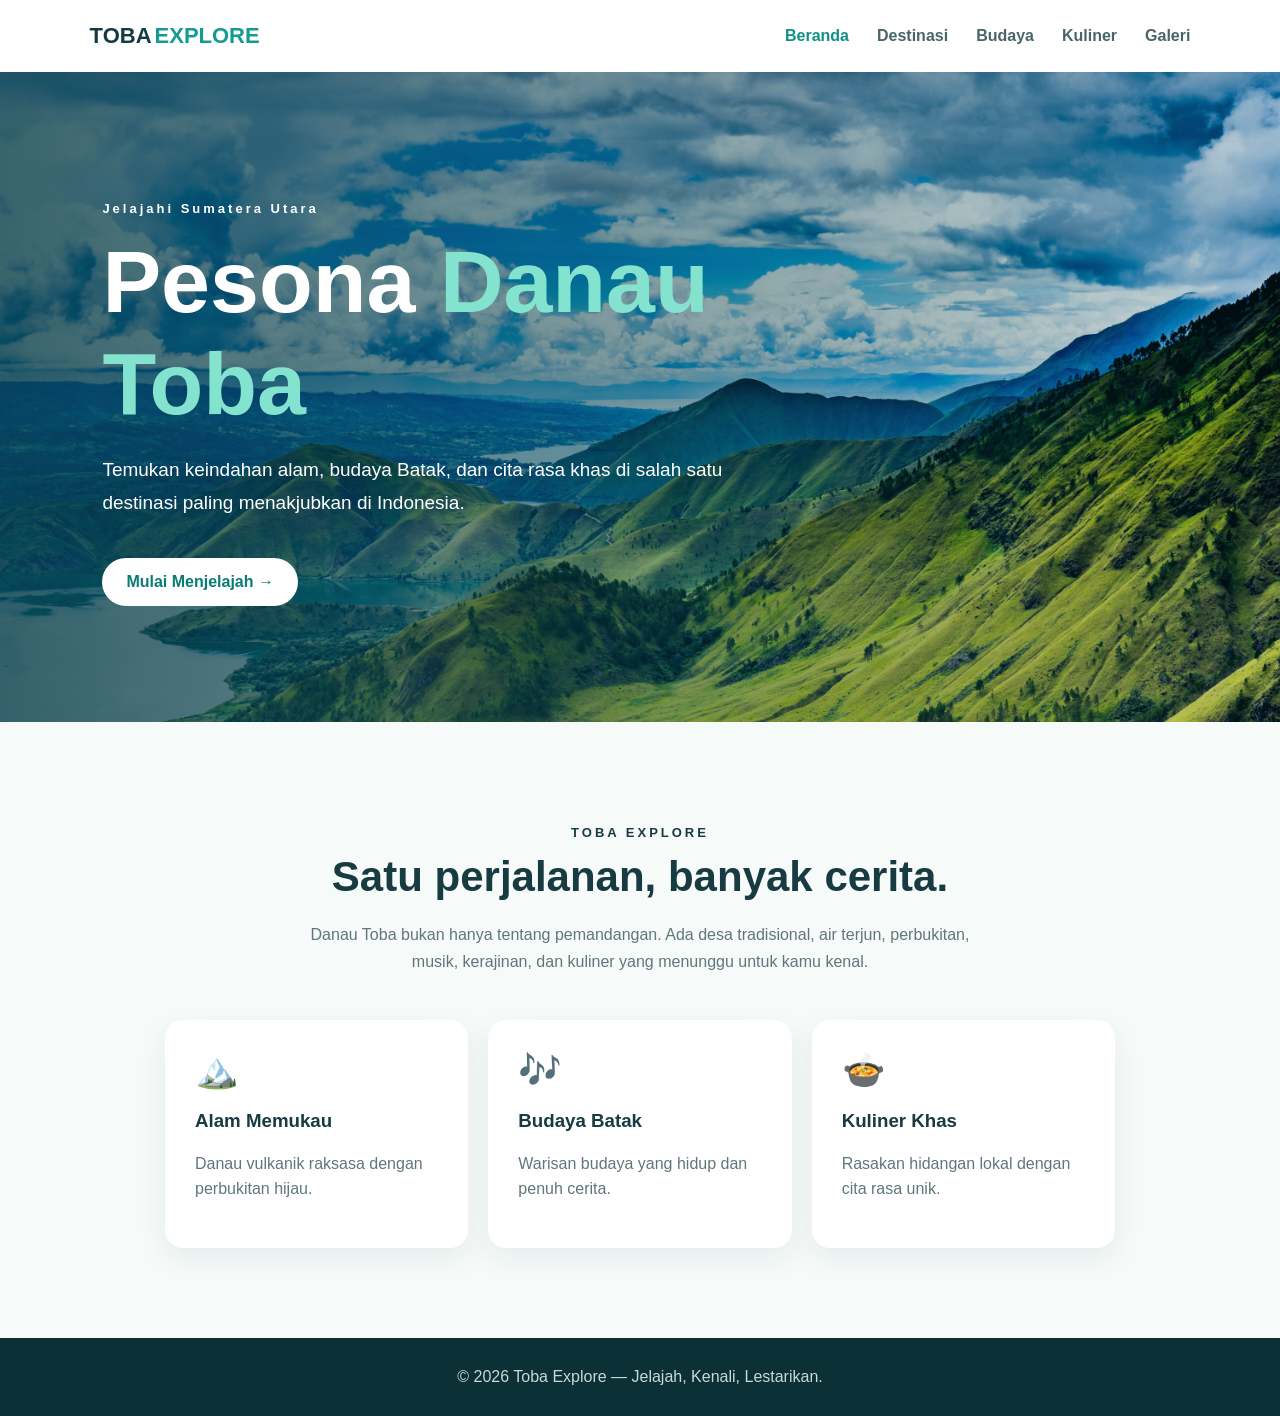
<file: index.html>
<!DOCTYPE html>
<html lang="id">

<head>
    <meta charset="UTF-8">
    <meta name="viewport" content="width=device-width,initial-scale=1.0">
    <title>Toba Explore | Pesona Danau Toba</title>
    <link rel="stylesheet" href="css/index.css">
</head>

<body>
    <header class="navbar">
        <a class="logo" href="index.html">TOBA<span>EXPLORE</span></a>
        <button class="menu-toggle" id="menuToggle">☰</button>
        <nav id="navMenu"><a class="active" href="index.html">Beranda</a><a href="destinasi.html">Destinasi</a><a
                href="budaya.html">Budaya</a><a href="kuliner.html">Kuliner</a><a href="galeri.html">Galeri</a></nav>
    </header>
    <main>
        <section class="hero">
            <div class="hero-content">
                <p class="eyebrow">Jelajahi Sumatera Utara</p>
                <h1>Pesona <span>Danau Toba</span></h1>
                <p>Temukan keindahan alam, budaya Batak, dan cita rasa khas di salah satu destinasi paling menakjubkan
                    di Indonesia.</p><a class="btn" href="destinasi.html">Mulai Menjelajah →</a>
            </div>
        </section>
        <section class="intro">
            <p class="eyebrow">TOBA EXPLORE</p>
            <h2>Satu perjalanan, banyak cerita.</h2>
            <p>Danau Toba bukan hanya tentang pemandangan. Ada desa tradisional, air terjun, perbukitan, musik,
                kerajinan, dan kuliner yang menunggu untuk kamu kenal.</p>
            <div class="cards">
                <article><b>🏔️</b>
                    <h3>Alam Memukau</h3>
                    <p>Danau vulkanik raksasa dengan perbukitan hijau.</p>
                </article>
                <article><b>🎶</b>
                    <h3>Budaya Batak</h3>
                    <p>Warisan budaya yang hidup dan penuh cerita.</p>
                </article>
                <article><b>🍲</b>
                    <h3>Kuliner Khas</h3>
                    <p>Rasakan hidangan lokal dengan cita rasa unik.</p>
                </article>
            </div>
        </section>
    </main>
    <footer>© 2026 Toba Explore — Jelajah, Kenali, Lestarikan.</footer>
    <script src="js/index.js"></script>
</body>

</html>
</file>
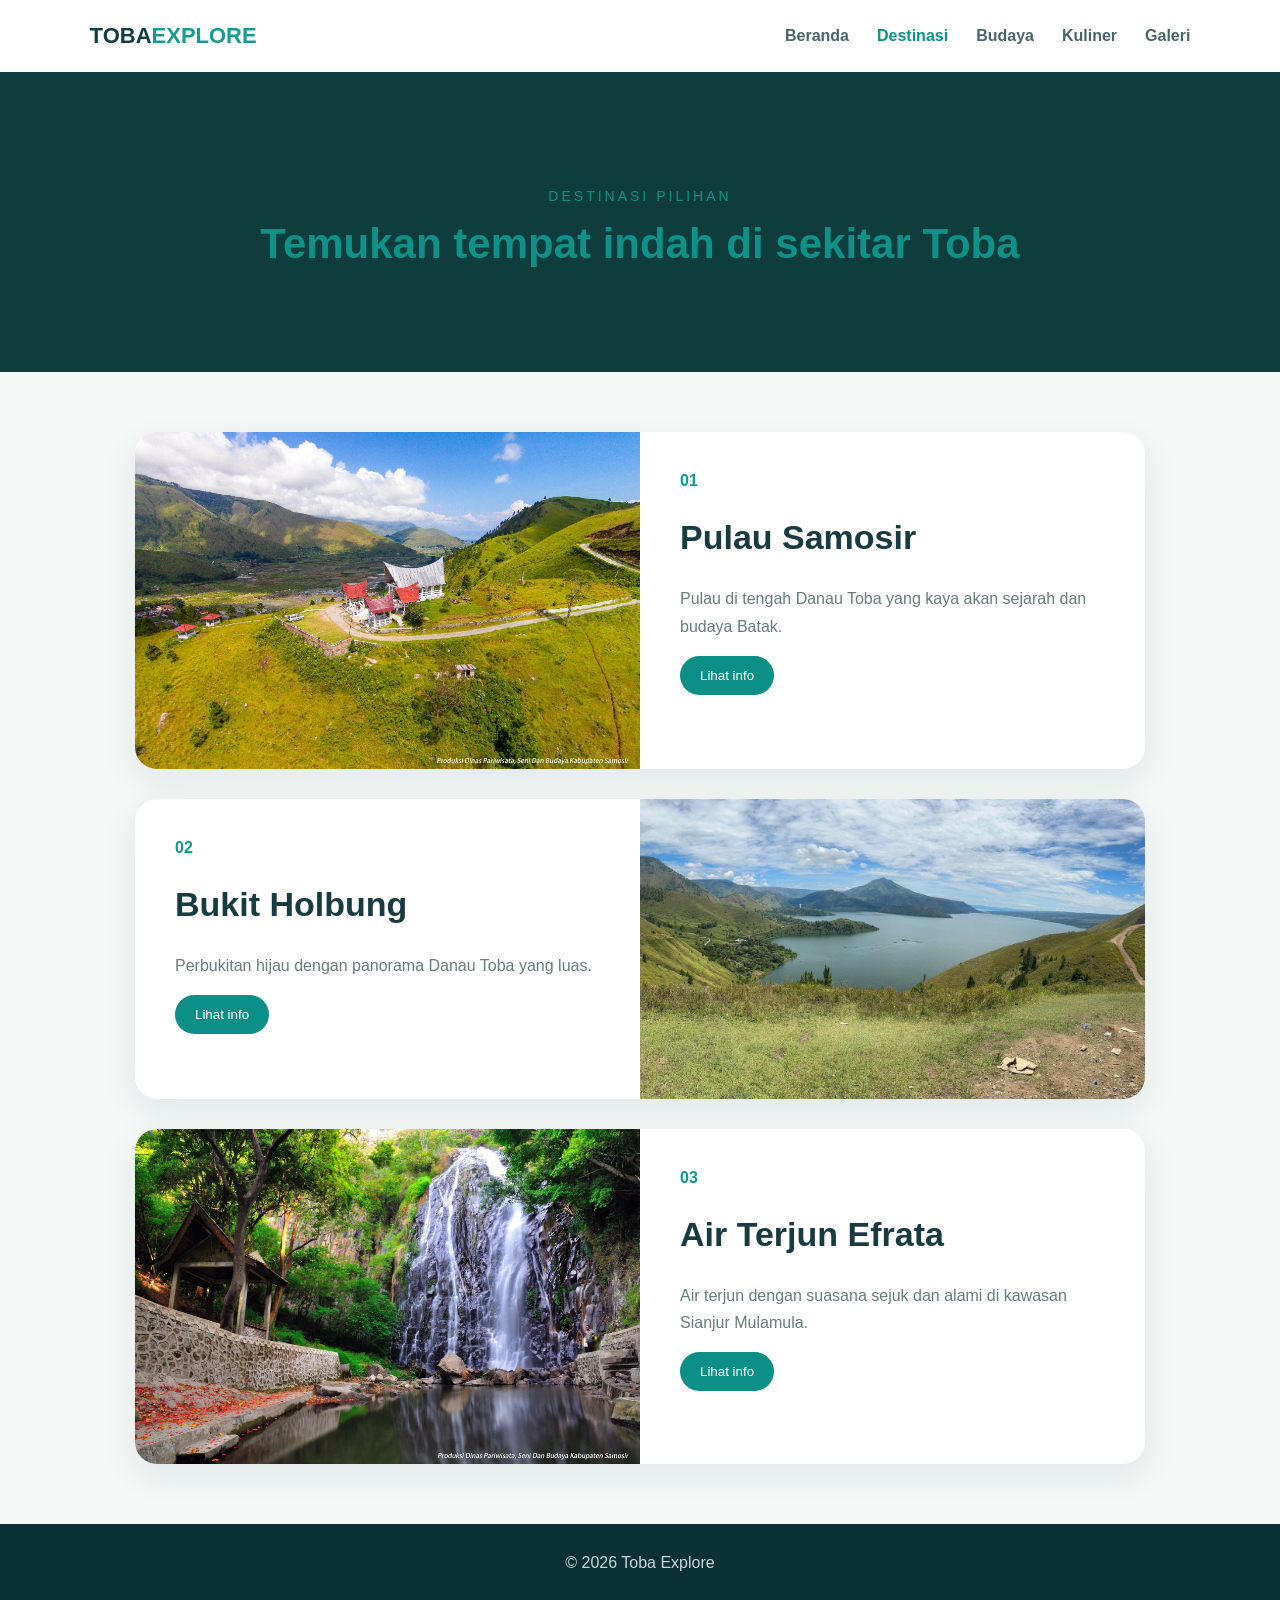
<file: destinasi.html>
<!DOCTYPE html>
<html lang="id">

<head>
    <meta charset="UTF-8">
    <meta name="viewport" content="width=device-width,initial-scale=1">
    <title>Destinasi | Toba Explore</title>
    <link rel="stylesheet" href="css/destinasi.css">
</head>

<body>
    <header class="navbar"><a class="logo" href="index.html">TOBA<span>EXPLORE</span></a><button class="menu-toggle"
            id="menuToggle">☰</button>
        <nav id="navMenu"><a href="index.html">Beranda</a><a class="active" href="destinasi.html">Destinasi</a><a
                href="budaya.html">Budaya</a><a href="kuliner.html">Kuliner</a><a href="galeri.html">Galeri</a></nav>
    </header>
    <!-- <section class="page-head">
        <p>DESTINASI PILIHAN</p>
        <h1>Temukan tempat indah di sekitar Toba</h1>
    </section> -->
    <section class="page-head-slider">

        <div class="slide active">
            <p>DESTINASI PILIHAN</p>
            <h1>Temukan tempat indah di sekitar Toba</h1>
        </div>

        <div class="slide">
            <p>PESONA ALAM</p>
            <h1>Nikmati keindahan alam Danau Toba</h1>
        </div>

        <div class="slide">
            <p>WISATA BUDAYA</p>
            <h1>Kenali kekayaan budaya Batak</h1>
        </div>

    </section>
    <main class="grid">
        <article class="place"><img src="images/samosir.jpg" alt="Pulau Samosir">
            <div><span>01</span>
                <h2>Pulau Samosir</h2>
                <p>Pulau di tengah Danau Toba yang kaya akan sejarah dan budaya Batak.</p><button
                    onclick="showInfo('Samosir','Jangan lewatkan Tomok, Ambarita, dan panorama indah dari perbukitan Samosir.')">Lihat
                    info</button>
            </div>
        </article>
        <article class="place"><img src="images/holbung.jpg" alt="Bukit Holbung">
            <div><span>02</span>
                <h2>Bukit Holbung</h2>
                <p>Perbukitan hijau dengan panorama Danau Toba yang luas.</p><button
                    onclick="showInfo('Holbung','Waktu favorit untuk menikmati pemandangan adalah pagi atau menjelang matahari terbenam.')">Lihat
                    info</button>
            </div>
        </article>
        <article class="place"><img src="images/efrata.jpg" alt="Air Terjun Efrata">
            <div><span>03</span>
                <h2>Air Terjun Efrata</h2>
                <p>Air terjun dengan suasana sejuk dan alami di kawasan Sianjur Mulamula.</p><button
                    onclick="showInfo('Efrata','Nikmati suasana alam, tetapi tetap jaga kebersihan dan ikuti aturan setempat.')">Lihat
                    info</button>
            </div>
        </article>
    </main>
    <div id="modal" class="modal">
        <div class="modal-box"><button onclick="closeInfo()">×</button>
            <h2 id="modalTitle"></h2>
            <p id="modalText"></p>
        </div>
    </div>
    <footer>© 2026 Toba Explore</footer>
    <script src="js/destinasi.js"></script>
</body>

</html>
</file>
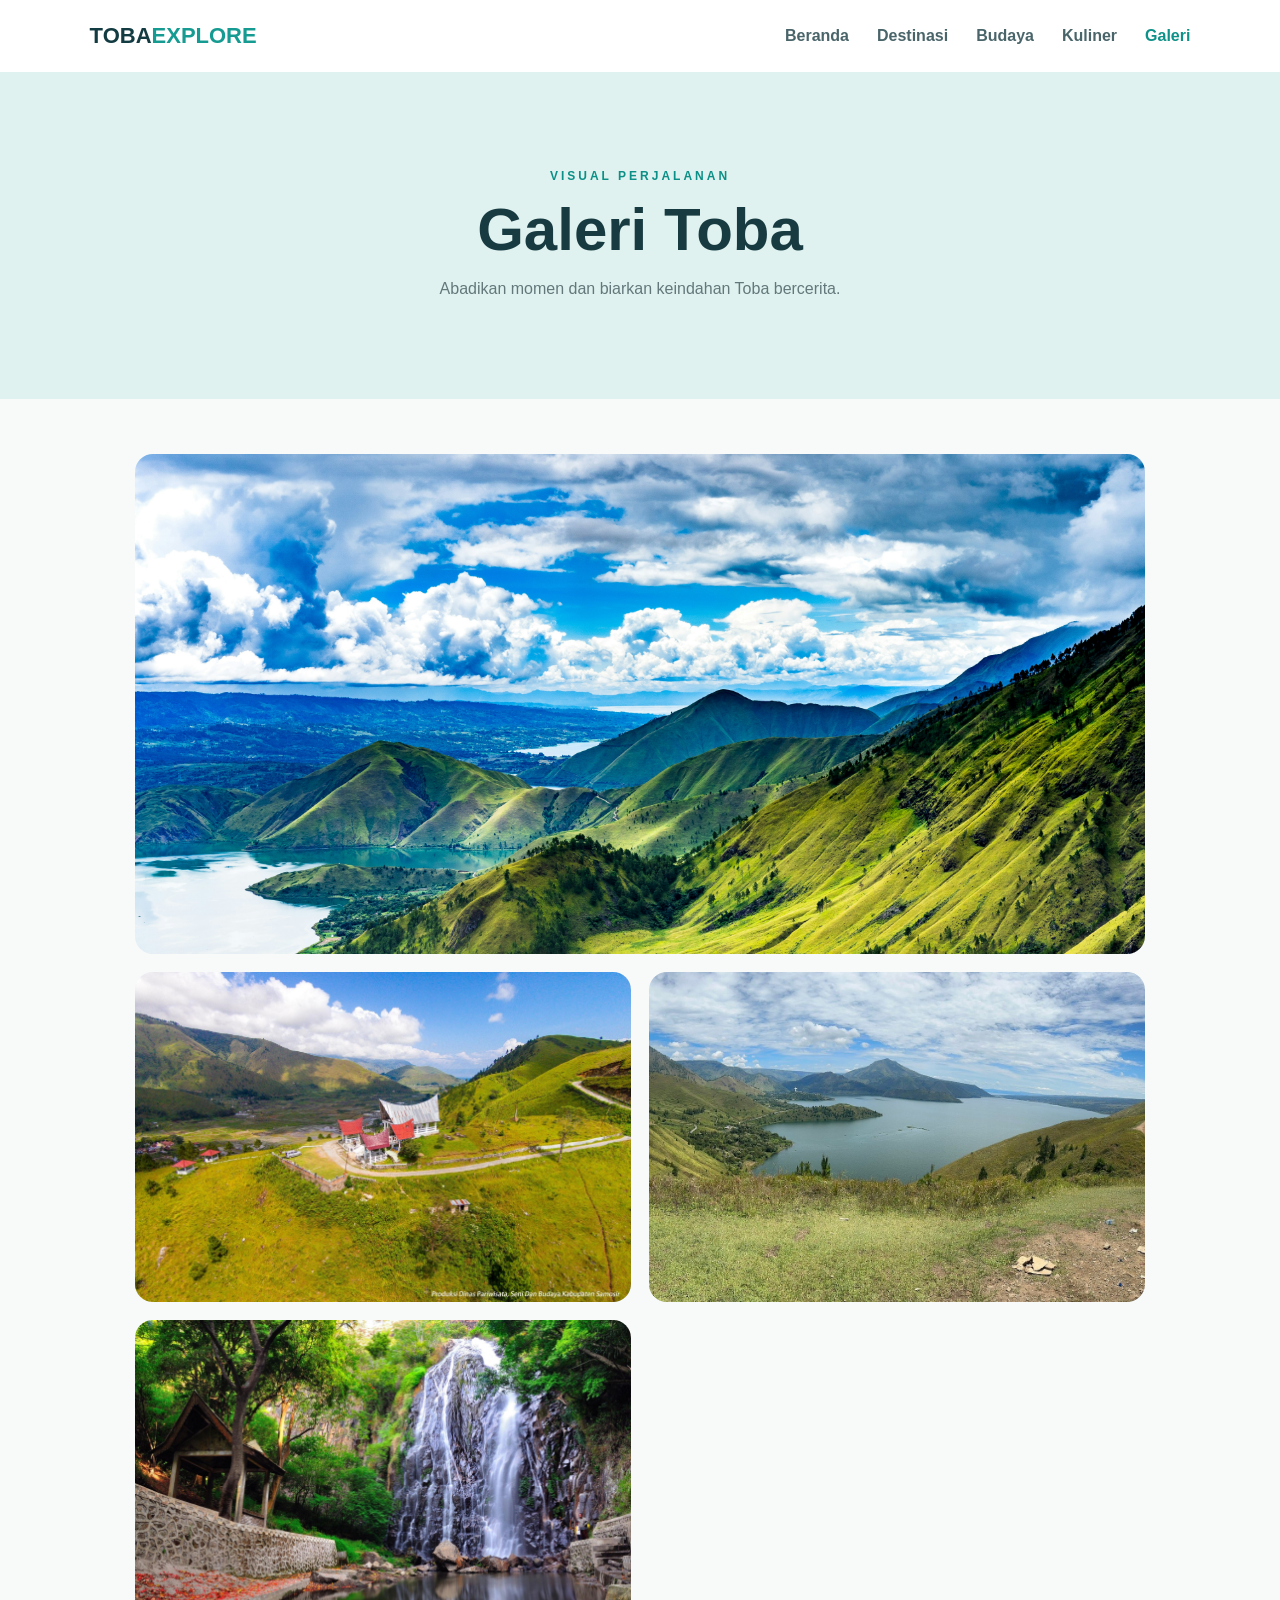
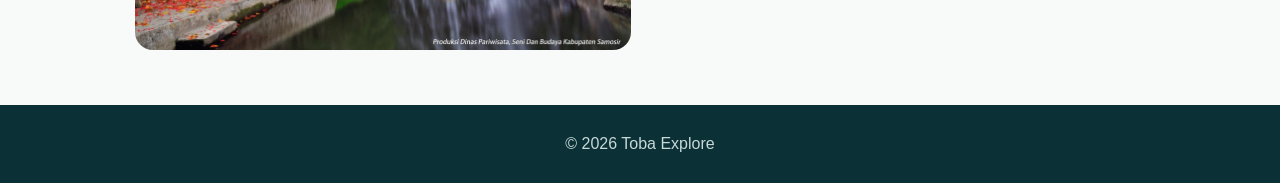
<file: galeri.html>
<!DOCTYPE html>
<html lang="id">

<head>
    <meta charset="UTF-8">
    <meta name="viewport" content="width=device-width,initial-scale=1">
    <title>Galeri | Toba Explore</title>
    <link rel="stylesheet" href="css/galeri.css">
</head>

<body>
    <header class="navbar"><a class="logo" href="index.html">TOBA<span>EXPLORE</span></a><button class="menu-toggle"
            id="menuToggle">☰</button>
        <nav id="navMenu"><a href="index.html">Beranda</a><a href="destinasi.html">Destinasi</a><a
                href="budaya.html">Budaya</a><a href="kuliner.html">Kuliner</a><a class="active"
                href="galeri.html">Galeri</a></nav>
    </header>
    <section class="gallery-head">
        <p>VISUAL PERJALANAN</p>
        <h1>Galeri Toba</h1>
        <p>Abadikan momen dan biarkan keindahan Toba bercerita.</p>
    </section>
    <main class="gallery"><img src="images/hero.jpg" alt="Danau Toba" class="wide"><img src="images/samosir.jpg"
            alt="Samosir"><img src="images/holbung.jpg" alt="Holbung"><img src="images/efrata.jpg" alt="Efrata"></main>
    <div id="lightbox" class="lightbox"><button id="close">×</button><img id="lightImg" alt=""></div>
    <footer>© 2026 Toba Explore</footer>
    <script src="js/galeri.js"></script>
</body>

</html>
</file>
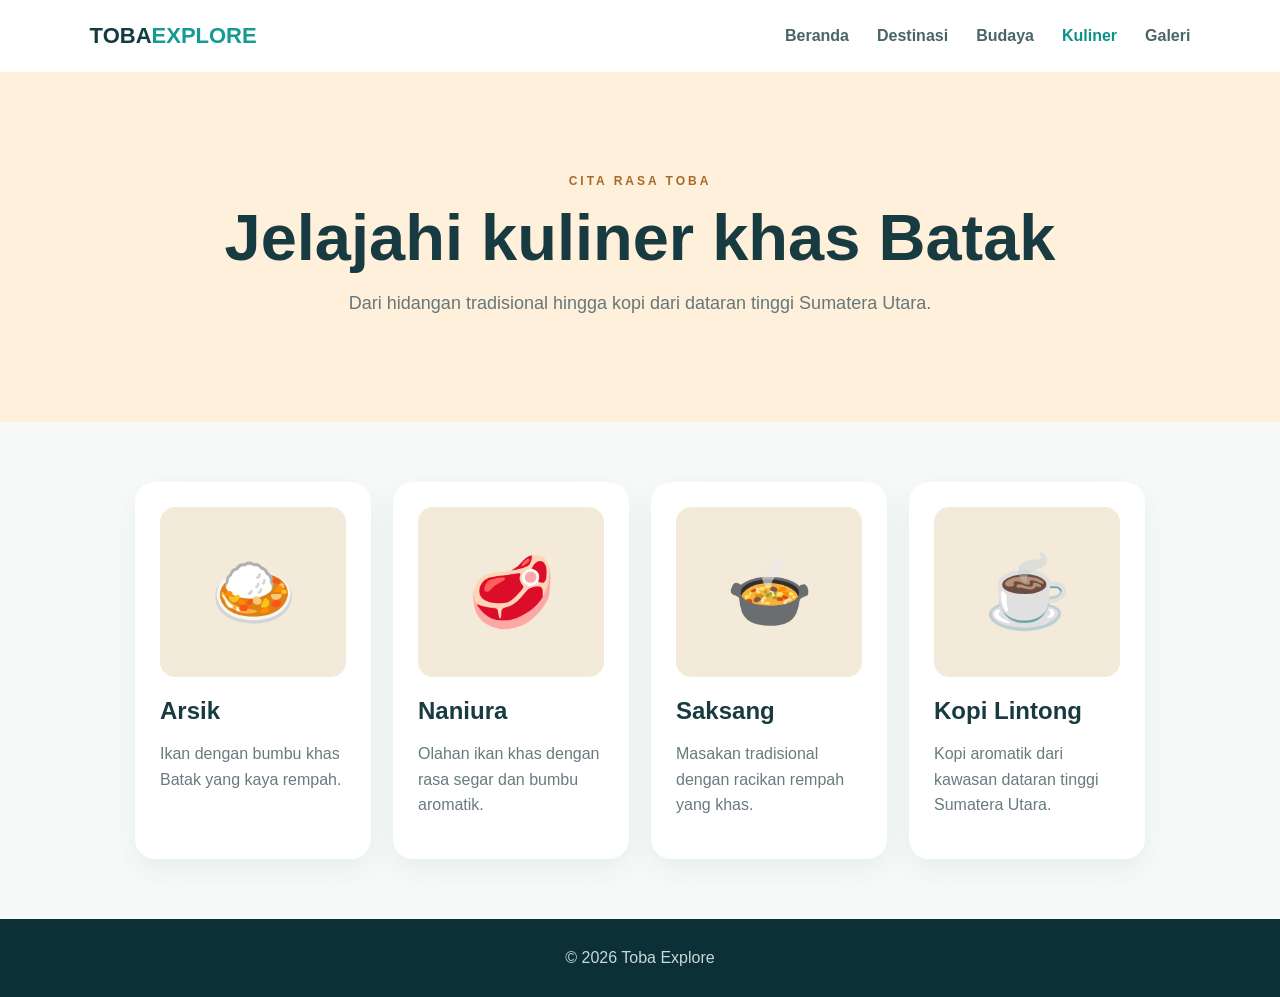
<file: kuliner.html>
<!DOCTYPE html>
<html lang="id">

<head>
    <meta charset="UTF-8">
    <meta name="viewport" content="width=device-width,initial-scale=1">
    <title>Kuliner | Toba Explore</title>
    <link rel="stylesheet" href="css/kuliner.css">
</head>

<body>
    <header class="navbar"><a class="logo" href="index.html">TOBA<span>EXPLORE</span></a><button class="menu-toggle"
            id="menuToggle">☰</button>
        <nav id="navMenu"><a href="index.html">Beranda</a><a href="destinasi.html">Destinasi</a><a
                href="budaya.html">Budaya</a><a class="active" href="kuliner.html">Kuliner</a><a
                href="galeri.html">Galeri</a></nav>
    </header>
    <section class="food-head">
        <p>CITA RASA TOBA</p>
        <h1>Jelajahi kuliner khas Batak</h1>
        <p>Dari hidangan tradisional hingga kopi dari dataran tinggi Sumatera Utara.</p>
    </section>
    <main class="foods">
        <article>
            <div class="food-img">🍛</div>
            <h2>Arsik</h2>
            <p>Ikan dengan bumbu khas Batak yang kaya rempah.</p>
        </article>
        <article>
            <div class="food-img">🥩</div>
            <h2>Naniura</h2>
            <p>Olahan ikan khas dengan rasa segar dan bumbu aromatik.</p>
        </article>
        <article>
            <div class="food-img">🍲</div>
            <h2>Saksang</h2>
            <p>Masakan tradisional dengan racikan rempah yang khas.</p>
        </article>
        <article>
            <div class="food-img">☕</div>
            <h2>Kopi Lintong</h2>
            <p>Kopi aromatik dari kawasan dataran tinggi Sumatera Utara.</p>
        </article>
    </main>
    <footer>© 2026 Toba Explore</footer>
    <script src="js/kuliner.js"></script>
</body>

</html>
</file>
<file: css/index.css>
* {
    box-sizing: border-box
}

body {
    margin: 0;
    font-family: Arial, sans-serif;
    color: #183b42;
    background: #f6faf9
}

.navbar {
    height: 72px;
    padding: 0 7%;
    display: flex;
    align-items: center;
    justify-content: space-between;
    background: #fff;
    position: sticky;
    top: 0;
    z-index: 10;
    box-shadow: 0 2px 15px #00000012
}

.logo {
    font-weight: 800;
    font-size: 22px;
    color: #123b42;
    text-decoration: none
}

.logo span {
    color: #159b91;
    margin-left: 3px
}

nav {
    display: flex;
    gap: 28px
}

nav a {
    color: #49656a;
    text-decoration: none;
    font-weight: 600
}

nav a:hover,
.active {
    color: #0d9188 !important
}

.menu-toggle {
    display: none;
    border: 0;
    background: none;
    font-size: 25px
}

.hero {
    min-height: 650px;
    background: linear-gradient(90deg, #073d47cc, #073d4733), url('../images/hero.jpg') center/cover;
    display: flex;
    align-items: center;
    padding: 8%
}

.hero-content {
    max-width: 650px;
    color: white
}

.eyebrow,
.hero p:first-child {
    letter-spacing: 3px;
    font-weight: bold;
    font-size: 13px
}

.hero h1 {
    font-size: clamp(48px, 8vw, 88px);
    margin: 15px 0
}

.hero h1 span {
    color: #83e3cf
}

.hero p:not(.eyebrow) {
    font-size: 19px;
    line-height: 1.7
}

.btn {
    display: inline-block;
    margin-top: 20px;
    background: #fff;
    color: #087d75;
    padding: 15px 24px;
    border-radius: 30px;
    text-decoration: none;
    font-weight: bold
}

.intro {
    max-width: 1000px;
    margin: auto;
    padding: 90px 25px;
    text-align: center
}

.intro h2 {
    font-size: 42px;
    margin: 8px
}

.intro>p:not(.eyebrow) {
    max-width: 700px;
    margin: 20px auto;
    line-height: 1.7;
    color: #60777a
}

.cards {
    display: grid;
    grid-template-columns: repeat(3, 1fr);
    gap: 20px;
    margin-top: 45px;
    text-align: left
}

.cards article {
    background: white;
    padding: 30px;
    border-radius: 18px;
    box-shadow: 0 10px 30px #123b4212
}

.cards b {
    font-size: 35px
}

.cards p {
    line-height: 1.6;
    color: #60777a
}

footer {
    text-align: center;
    padding: 30px;
    background: #0b3036;
    color: #c7d9d8
}

@media(max-width:700px) {
    nav {
        display: none;
        position: absolute;
        top: 72px;
        left: 0;
        right: 0;
        background: white;
        flex-direction: column;
        padding: 20px 7%
    }

    .menu-toggle {
        display: block
    }

    .cards {
        grid-template-columns: 1fr
    }

    .hero {
        min-height: 580px
    }
}
</file>
<file: css/destinasi.css>
* {
    box-sizing: border-box
}

body {
    margin: 0;
    font-family: Arial, sans-serif;
    color: #183b42;
    background: #f4f8f7
}

.page-head-slider {
    position: relative;
    width: 100%;
    min-height: 300px;
    overflow: hidden;

    display: flex;
    align-items: center;
    justify-content: center;

    background: #0f3d3e;
    color: white;
}

.slide {
    position: absolute;
    width: 100%;
    text-align: center;

    opacity: 0;
    transform: translateX(50px);

    transition:
        opacity 0.8s ease,
        transform 0.8s ease;
}

.slide.active {
    opacity: 1;
    transform: translateX(0);
}

.slide p {
    font-size: 14px;
    letter-spacing: 3px;
    margin-bottom: 15px;
}

.slide h1 {
    font-size: 42px;
    max-width: 800px;
    margin: 0 auto;
    line-height: 1.2;
}

.navbar {
    height: 72px;
    padding: 0 7%;
    display: flex;
    align-items: center;
    justify-content: space-between;
    background: #fff;
    position: sticky;
    top: 0;
    z-index: 10
}

.logo {
    font-weight: 800;
    font-size: 22px;
    color: #123b42;
    text-decoration: none
}

.logo span {
    color: #159b91
}

nav {
    display: flex;
    gap: 28px
}

nav a {
    color: #49656a;
    text-decoration: none;
    font-weight: bold
}

.active {
    color: #0d9188
}

.menu-toggle {
    display: none
}

.page-head {
    text-align: center;
    padding: 80px 20px;
    background: #dcefea
}

.page-head p {
    letter-spacing: 3px;
    font-size: 12px;
    font-weight: bold;
    color: #0b8c83
}

.page-head h1 {
    font-size: clamp(35px, 5vw, 58px);
    margin: 10px auto;
    max-width: 800px
}

.grid {
    max-width: 1050px;
    margin: 60px auto;
    padding: 0 20px;
    display: grid;
    gap: 30px
}

.place {
    display: grid;
    grid-template-columns: 1fr 1fr;
    background: white;
    border-radius: 22px;
    overflow: hidden;
    box-shadow: 0 12px 35px #123b4215
}

.place:nth-child(even) img {
    order: 2
}

.place img {
    width: 100%;
    height: 100%;
    min-height: 300px;
    object-fit: cover
}

.place div {
    padding: 40px
}

.place span {
    color: #0d9a90;
    font-weight: bold
}

.place h2 {
    font-size: 34px
}

.place p {
    color: #657b7e;
    line-height: 1.7
}

.place button {
    border: 0;
    background: #0b8f86;
    color: #fff;
    padding: 12px 20px;
    border-radius: 22px;
    cursor: pointer
}

.modal {
    display: none;
    position: fixed;
    inset: 0;
    background: #0009;
    align-items: center;
    justify-content: center;
    z-index: 20
}

.modal-box {
    background: white;
    padding: 35px;
    border-radius: 20px;
    max-width: 500px;
    position: relative
}

.modal-box>button {
    position: absolute;
    right: 15px;
    top: 10px;
    border: 0;
    background: none;
    font-size: 28px
}

.modal-box p {
    line-height: 1.7;
    color: #60777a
}

footer {
    text-align: center;
    padding: 30px;
    background: #0b3036;
    color: #c7d9d8
}

@media(max-width:700px) {
    nav {
        display: none;
        position: absolute;
        top: 72px;
        left: 0;
        right: 0;
        background: white;
        flex-direction: column;
        padding: 20px 7%
    }

    .menu-toggle {
        display: block
    }

    .place {
        grid-template-columns: 1fr
    }

    .place:nth-child(even) img {
        order: 0
    }
}
</file>
<file: css/galeri.css>
*{box-sizing:border-box}body{margin:0;font-family:Arial,sans-serif;color:#183b42;background:#f7faf9}.navbar{height:72px;padding:0 7%;display:flex;align-items:center;justify-content:space-between;background:#fff;position:sticky;top:0;z-index:10}.logo{font-weight:800;font-size:22px;color:#123b42;text-decoration:none}.logo span{color:#159b91}nav{display:flex;gap:28px}nav a{color:#49656a;text-decoration:none;font-weight:bold}.active{color:#0d9188}.menu-toggle{display:none}.gallery-head{text-align:center;padding:85px 20px;background:#dff2ef}.gallery-head p:first-child{letter-spacing:3px;font-size:12px;font-weight:bold;color:#0b8f86}.gallery-head h1{font-size:60px;margin:10px}.gallery-head p:last-child{color:#63787b}.gallery{max-width:1050px;margin:55px auto;padding:0 20px;display:grid;grid-template-columns:repeat(2,1fr);gap:18px}.gallery img{width:100%;height:330px;object-fit:cover;border-radius:18px;cursor:pointer;transition:.3s}.gallery img:hover{transform:scale(1.015)}.gallery .wide{grid-column:1/-1;height:500px}.lightbox{display:none;position:fixed;inset:0;background:#000d;z-index:30;align-items:center;justify-content:center;padding:30px}.lightbox img{max-width:90%;max-height:85%;border-radius:10px}.lightbox button{position:absolute;right:30px;top:20px;color:white;background:none;border:0;font-size:45px;cursor:pointer}footer{text-align:center;padding:30px;background:#0b3036;color:#c7d9d8}@media(max-width:700px){nav{display:none;position:absolute;top:72px;left:0;right:0;background:white;flex-direction:column;padding:20px 7%}.menu-toggle{display:block}.gallery{grid-template-columns:1fr}.gallery .wide{height:350px}.gallery img{height:280px}.gallery-head h1{font-size:42px}}
</file>
<file: css/kuliner.css>
*{box-sizing:border-box}body{margin:0;font-family:Arial,sans-serif;color:#183b42;background:#f7faf9}.navbar{height:72px;padding:0 7%;display:flex;align-items:center;justify-content:space-between;background:#fff;position:sticky;top:0;z-index:10}.logo{font-weight:800;font-size:22px;color:#123b42;text-decoration:none}.logo span{color:#159b91}nav{display:flex;gap:28px}nav a{color:#49656a;text-decoration:none;font-weight:bold}.active{color:#0d9188}.menu-toggle{display:none}.food-head{text-align:center;padding:90px 20px;background:#fff0db}.food-head p:first-child{letter-spacing:3px;font-size:12px;font-weight:bold;color:#a56a2b}.food-head h1{font-size:clamp(38px,6vw,65px);margin:12px}.food-head p:last-child{color:#65777a;font-size:18px}.foods{max-width:1050px;margin:60px auto;padding:0 20px;display:grid;grid-template-columns:repeat(4,1fr);gap:22px}.foods article{background:white;border-radius:20px;padding:25px;box-shadow:0 10px 30px #123b4212}.food-img{height:170px;border-radius:15px;background:#f3ead9;display:grid;place-items:center;font-size:70px}.foods h2{margin-bottom:5px}.foods p{color:#687b7e;line-height:1.6}footer{text-align:center;padding:30px;background:#0b3036;color:#c7d9d8}@media(max-width:800px){nav{display:none;position:absolute;top:72px;left:0;right:0;background:white;flex-direction:column;padding:20px 7%}.menu-toggle{display:block}.foods{grid-template-columns:1fr 1fr}}@media(max-width:500px){.foods{grid-template-columns:1fr}}
</file>
